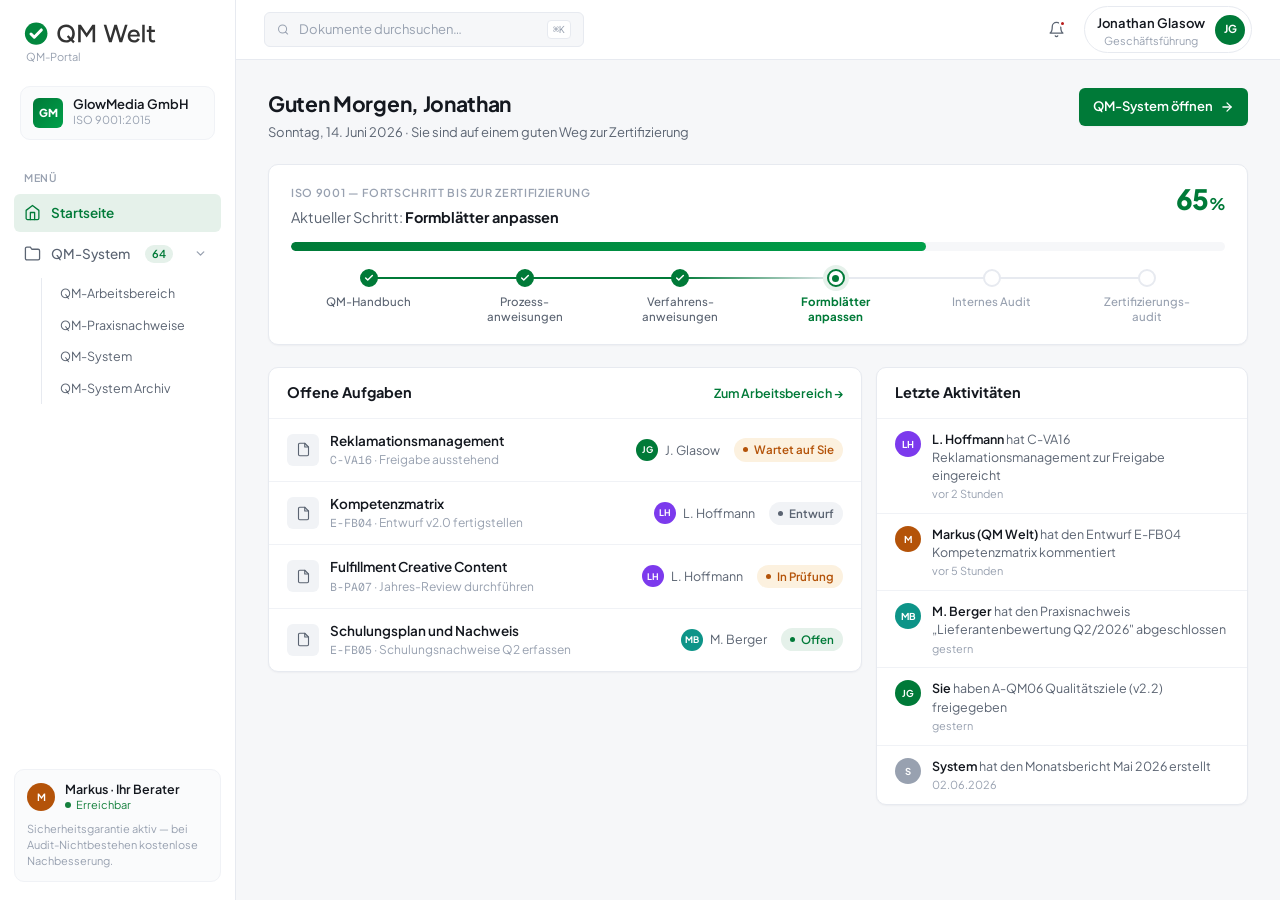
<file: index.html>
<!DOCTYPE html>
<html lang="de">
<head>
  <meta charset="UTF-8" />
  <meta name="viewport" content="width=device-width, initial-scale=1.0" />
  <title>Startseite — QM-Portal · GlowMedia GmbH</title>

  <link rel="preconnect" href="https://fonts.googleapis.com">
  <link rel="preconnect" href="https://fonts.gstatic.com" crossorigin>
  <link href="https://fonts.googleapis.com/css2?family=Plus+Jakarta+Sans:wght@400;500;600;700;800&family=Geist+Mono:wght@400;500&display=swap" rel="stylesheet">

  <link rel="stylesheet" href="styles.css" />
</head>
<body>

<div class="app">

  <!-- ════════ SIDEBAR ════════ -->
  <aside class="sidebar">
    <div class="brand">
      <img class="brand-logo" src="qm-welt-logo.svg" alt="QM Welt" />
      <span class="brand-sub">QM-Portal</span>
    </div>

    <div class="customer-block">
      <div class="customer-logo">GM</div>
      <div>
        <div class="customer-block-name">GlowMedia GmbH</div>
        <div class="customer-block-meta">ISO 9001:2015</div>
      </div>
    </div>

    <div class="nav-label">Menü</div>

    <a href="index.html" class="nav-item active">
      <svg viewBox="0 0 24 24" fill="none" stroke="currentColor" stroke-width="1.8" stroke-linecap="round" stroke-linejoin="round"><path d="m3 9 9-7 9 7v11a2 2 0 0 1-2 2H5a2 2 0 0 1-2-2z"/><polyline points="9 22 9 12 15 12 15 22"/></svg>
      Startseite
    </a>

    <div class="nav-group">
      <a href="qm-system.html" class="nav-item">
        <svg viewBox="0 0 24 24" fill="none" stroke="currentColor" stroke-width="1.8" stroke-linecap="round" stroke-linejoin="round"><path d="M22 19a2 2 0 0 1-2 2H4a2 2 0 0 1-2-2V5a2 2 0 0 1 2-2h5l2 3h9a2 2 0 0 1 2 2z"/></svg>
        QM-System
        <span class="nav-badge">64</span>
        <button class="nav-caret" id="nav-caret" aria-label="Untermenü ein-/ausklappen">
          <svg viewBox="0 0 24 24" fill="none" stroke="currentColor" stroke-width="2.4" stroke-linecap="round" stroke-linejoin="round"><polyline points="6 9 12 15 18 9"/></svg>
        </button>
      </a>

      <nav class="nav-sub" id="side-sub">
        <a href="qm-system.html#arbeitsbereich">QM-Arbeitsbereich</a>
        <a href="qm-system.html#praxisnachweise">QM-Praxisnachweise</a>
        <a href="qm-system.html#system">QM-System</a>
        <a href="qm-system.html#archiv">QM-System Archiv</a>
      </nav>
    </div>

    <div class="sidebar-bottom">
      <div class="sidebar-bottom-row">
        <div class="avatar" style="background:#B45309;">M</div>
        <div>
          <strong>Markus · Ihr Berater</strong>
          <span class="status-online">Erreichbar</span>
        </div>
      </div>
      <p>Sicherheitsgarantie aktiv — bei Audit-Nichtbestehen kostenlose Nachbesserung.</p>
    </div>
  </aside>

  <!-- ════════ TOPBAR ════════ -->
  <header class="topbar">
    <div class="topbar-search">
      <svg width="15" height="15" viewBox="0 0 24 24" fill="none" stroke="currentColor" stroke-width="2" stroke-linecap="round" stroke-linejoin="round"><circle cx="11" cy="11" r="8"/><line x1="21" y1="21" x2="16.65" y2="16.65"/></svg>
      <input type="text" placeholder="Dokumente durchsuchen…" />
      <kbd>⌘K</kbd>
    </div>
    <div class="topbar-spacer"></div>
    <div class="topbar-right">
      <button class="icon-btn" aria-label="Benachrichtigungen">
        <svg width="17" height="17" viewBox="0 0 24 24" fill="none" stroke="currentColor" stroke-width="1.8" stroke-linecap="round" stroke-linejoin="round"><path d="M6 8a6 6 0 0 1 12 0c0 7 3 9 3 9H3s3-2 3-9"/><path d="M10.3 21a1.94 1.94 0 0 0 3.4 0"/></svg>
        <span class="dot"></span>
      </button>
      <button class="user-chip">
        <div>
          <span class="user-chip-name">Jonathan Glasow</span>
          <span class="user-chip-role">Geschäftsführung</span>
        </div>
        <div class="avatar" style="background:#007A38;">JG</div>
      </button>
    </div>
  </header>

  <!-- ════════ MAIN ════════ -->
  <main class="main">

    <div class="page-head fade">
      <div>
        <h1>Guten Morgen, Jonathan</h1>
        <div class="sub">Sonntag, 14. Juni 2026 · Sie sind auf einem guten Weg zur Zertifizierung</div>
      </div>
      <a href="qm-system.html" class="btn btn-primary">
        QM-System öffnen
        <svg width="14" height="14" viewBox="0 0 24 24" fill="none" stroke="currentColor" stroke-width="2.2" stroke-linecap="round" stroke-linejoin="round"><line x1="5" y1="12" x2="19" y2="12"/><polyline points="12 5 19 12 12 19"/></svg>
      </a>
    </div>

    <!-- PROGRESS CARD -->
    <section class="progress-card fade d1">
      <div class="progress-card-head">
        <div>
          <div class="progress-eyebrow">ISO 9001 — Fortschritt bis zur Zertifizierung</div>
          <div class="progress-step">Aktueller Schritt: <strong>Formblätter anpassen</strong></div>
        </div>
        <div class="progress-pct"><span id="pct-num">0</span><small>%</small></div>
      </div>

      <div class="progress-track">
        <div class="progress-fill" id="progress-fill" data-target="68"></div>
      </div>

      <div class="stepper">
        <div class="step done">
          <span class="step-dot"><svg viewBox="0 0 24 24" fill="none" stroke="currentColor" stroke-width="3.5" stroke-linecap="round" stroke-linejoin="round"><polyline points="20 6 9 17 4 12"/></svg></span>
          <span class="step-label">QM-Handbuch</span>
        </div>
        <div class="step done">
          <span class="step-dot"><svg viewBox="0 0 24 24" fill="none" stroke="currentColor" stroke-width="3.5" stroke-linecap="round" stroke-linejoin="round"><polyline points="20 6 9 17 4 12"/></svg></span>
          <span class="step-label">Prozess­anweisungen</span>
        </div>
        <div class="step done">
          <span class="step-dot"><svg viewBox="0 0 24 24" fill="none" stroke="currentColor" stroke-width="3.5" stroke-linecap="round" stroke-linejoin="round"><polyline points="20 6 9 17 4 12"/></svg></span>
          <span class="step-label">Verfahrens­anweisungen</span>
        </div>
        <div class="step current">
          <span class="step-dot"></span>
          <span class="step-label">Formblätter anpassen</span>
        </div>
        <div class="step">
          <span class="step-dot"></span>
          <span class="step-label">Internes Audit</span>
        </div>
        <div class="step">
          <span class="step-dot"></span>
          <span class="step-label">Zertifizierungs­audit</span>
        </div>
      </div>
    </section>

    <!-- TWO COLUMNS: Aufgaben + Aktivitäten -->
    <section class="dash-cols">

      <div class="panel fade d2">
        <div class="panel-head">
          <h2>Offene Aufgaben</h2>
          <a href="qm-system.html#arbeitsbereich">Zum Arbeitsbereich →</a>
        </div>
        <div id="dash-tasks"><!-- JS --></div>
      </div>

      <div class="panel fade d3">
        <div class="panel-head">
          <h2>Letzte Aktivitäten</h2>
        </div>
        <div>
          <div class="feed-item">
            <div class="avatar" style="background:#7C3AED;">LH</div>
            <div class="feed-text">
              <strong>L. Hoffmann</strong> hat C-VA16 Reklamationsmanagement zur Freigabe eingereicht
              <span class="feed-time">vor 2 Stunden</span>
            </div>
          </div>
          <div class="feed-item">
            <div class="avatar" style="background:#B45309;">M</div>
            <div class="feed-text">
              <strong>Markus (QM Welt)</strong> hat den Entwurf E-FB04 Kompetenzmatrix kommentiert
              <span class="feed-time">vor 5 Stunden</span>
            </div>
          </div>
          <div class="feed-item">
            <div class="avatar" style="background:#0D9488;">MB</div>
            <div class="feed-text">
              <strong>M. Berger</strong> hat den Praxisnachweis „Lieferantenbewertung Q2/2026" abgeschlossen
              <span class="feed-time">gestern</span>
            </div>
          </div>
          <div class="feed-item">
            <div class="avatar" style="background:#007A38;">JG</div>
            <div class="feed-text">
              <strong>Sie</strong> haben A-QM06 Qualitätsziele (v2.2) freigegeben
              <span class="feed-time">gestern</span>
            </div>
          </div>
          <div class="feed-item">
            <div class="avatar" style="background:#98A1B0;">S</div>
            <div class="feed-text">
              <strong>System</strong> hat den Monatsbericht Mai 2026 erstellt
              <span class="feed-time">02.06.2026</span>
            </div>
          </div>
        </div>
      </div>

    </section>

  </main>
</div>

<script src="data.js"></script>
<script src="app.js"></script>
</body>
</html>
</file>
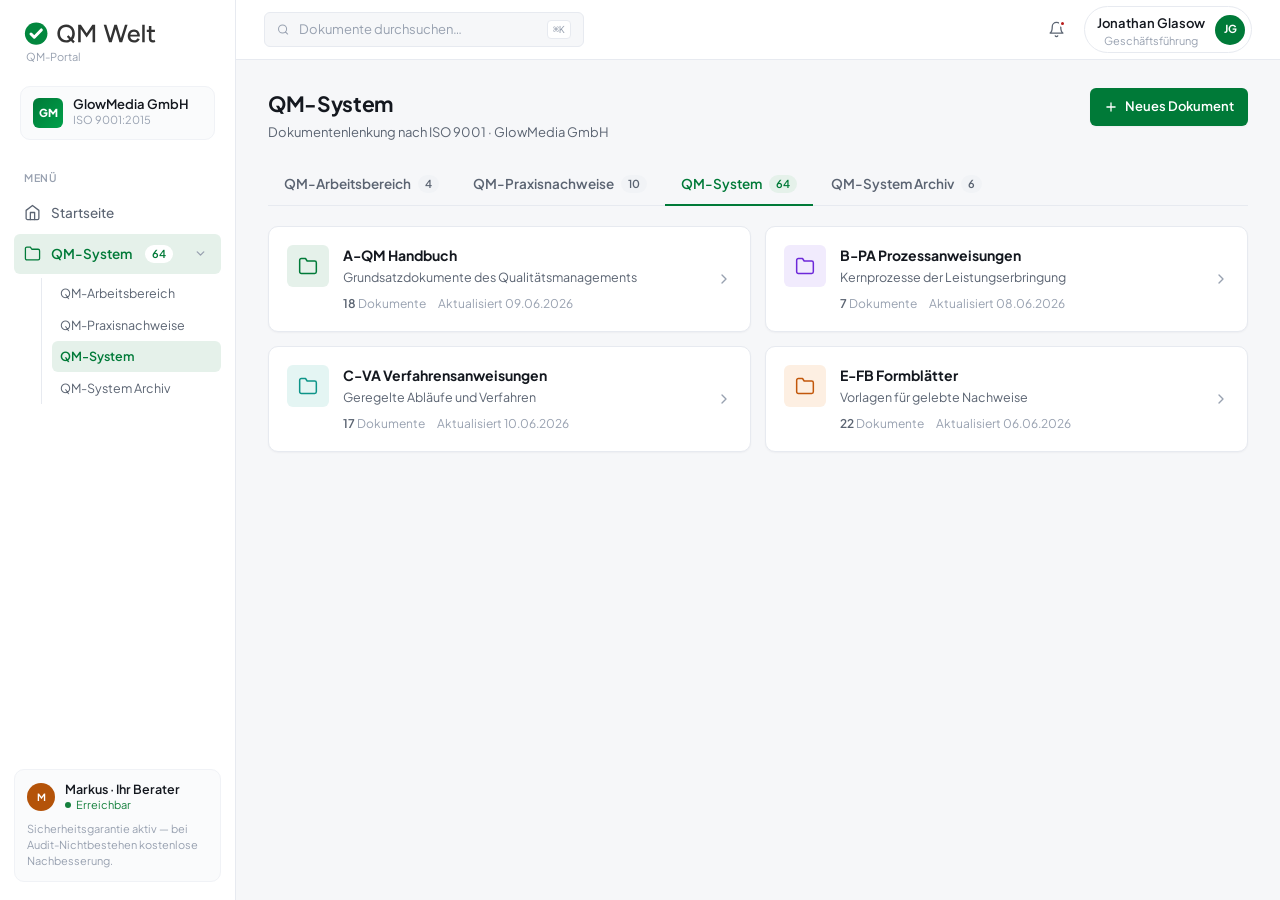
<file: qm-system.html>
<!DOCTYPE html>
<html lang="de">
<head>
  <meta charset="UTF-8" />
  <meta name="viewport" content="width=device-width, initial-scale=1.0" />
  <title>QM-System — QM-Portal · GlowMedia GmbH</title>

  <link rel="preconnect" href="https://fonts.googleapis.com">
  <link rel="preconnect" href="https://fonts.gstatic.com" crossorigin>
  <link href="https://fonts.googleapis.com/css2?family=Plus+Jakarta+Sans:wght@400;500;600;700;800&family=Geist+Mono:wght@400;500&display=swap" rel="stylesheet">

  <link rel="stylesheet" href="styles.css" />
</head>
<body>

<div class="app">

  <!-- ════════ SIDEBAR ════════ -->
  <aside class="sidebar">
    <div class="brand">
      <img class="brand-logo" src="qm-welt-logo.svg" alt="QM Welt" />
      <span class="brand-sub">QM-Portal</span>
    </div>

    <div class="customer-block">
      <div class="customer-logo">GM</div>
      <div>
        <div class="customer-block-name">GlowMedia GmbH</div>
        <div class="customer-block-meta">ISO 9001:2015</div>
      </div>
    </div>

    <div class="nav-label">Menü</div>

    <a href="index.html" class="nav-item">
      <svg viewBox="0 0 24 24" fill="none" stroke="currentColor" stroke-width="1.8" stroke-linecap="round" stroke-linejoin="round"><path d="m3 9 9-7 9 7v11a2 2 0 0 1-2 2H5a2 2 0 0 1-2-2z"/><polyline points="9 22 9 12 15 12 15 22"/></svg>
      Startseite
    </a>

    <div class="nav-group">
      <a href="qm-system.html" class="nav-item active">
        <svg viewBox="0 0 24 24" fill="none" stroke="currentColor" stroke-width="1.8" stroke-linecap="round" stroke-linejoin="round"><path d="M22 19a2 2 0 0 1-2 2H4a2 2 0 0 1-2-2V5a2 2 0 0 1 2-2h5l2 3h9a2 2 0 0 1 2 2z"/></svg>
        QM-System
        <span class="nav-badge">64</span>
        <button class="nav-caret" id="nav-caret" aria-label="Untermenü ein-/ausklappen">
          <svg viewBox="0 0 24 24" fill="none" stroke="currentColor" stroke-width="2.4" stroke-linecap="round" stroke-linejoin="round"><polyline points="6 9 12 15 18 9"/></svg>
        </button>
      </a>

      <nav class="nav-sub" id="side-sub">
        <a href="#arbeitsbereich" data-view="arbeitsbereich">QM-Arbeitsbereich</a>
        <a href="#praxisnachweise" data-view="praxisnachweise">QM-Praxisnachweise</a>
        <a href="#system" data-view="system">QM-System</a>
        <a href="#archiv" data-view="archiv">QM-System Archiv</a>
      </nav>
    </div>

    <div class="sidebar-bottom">
      <div class="sidebar-bottom-row">
        <div class="avatar" style="background:#B45309;">M</div>
        <div>
          <strong>Markus · Ihr Berater</strong>
          <span class="status-online">Erreichbar</span>
        </div>
      </div>
      <p>Sicherheitsgarantie aktiv — bei Audit-Nichtbestehen kostenlose Nachbesserung.</p>
    </div>
  </aside>

  <!-- ════════ TOPBAR ════════ -->
  <header class="topbar">
    <div class="topbar-search">
      <svg width="15" height="15" viewBox="0 0 24 24" fill="none" stroke="currentColor" stroke-width="2" stroke-linecap="round" stroke-linejoin="round"><circle cx="11" cy="11" r="8"/><line x1="21" y1="21" x2="16.65" y2="16.65"/></svg>
      <input type="text" placeholder="Dokumente durchsuchen…" />
      <kbd>⌘K</kbd>
    </div>
    <div class="topbar-spacer"></div>
    <div class="topbar-right">
      <button class="icon-btn" aria-label="Benachrichtigungen">
        <svg width="17" height="17" viewBox="0 0 24 24" fill="none" stroke="currentColor" stroke-width="1.8" stroke-linecap="round" stroke-linejoin="round"><path d="M6 8a6 6 0 0 1 12 0c0 7 3 9 3 9H3s3-2 3-9"/><path d="M10.3 21a1.94 1.94 0 0 0 3.4 0"/></svg>
        <span class="dot"></span>
      </button>
      <button class="user-chip">
        <div>
          <span class="user-chip-name">Jonathan Glasow</span>
          <span class="user-chip-role">Geschäftsführung</span>
        </div>
        <div class="avatar" style="background:#007A38;">JG</div>
      </button>
    </div>
  </header>

  <!-- ════════ MAIN ════════ -->
  <main class="main">

    <div class="page-head fade">
      <div>
        <h1>QM-System</h1>
        <div class="sub">Dokumentenlenkung nach ISO 9001 · GlowMedia GmbH</div>
      </div>
      <button class="btn btn-primary">
        <svg width="14" height="14" viewBox="0 0 24 24" fill="none" stroke="currentColor" stroke-width="2.2" stroke-linecap="round" stroke-linejoin="round"><line x1="12" y1="5" x2="12" y2="19"/><line x1="5" y1="12" x2="19" y2="12"/></svg>
        Neues Dokument
      </button>
    </div>

    <!-- TABS -->
    <nav class="tabs fade d1" id="tabs">
      <button class="tab" data-view="arbeitsbereich">QM-Arbeitsbereich <span class="count" id="count-ab"></span></button>
      <button class="tab" data-view="praxisnachweise">QM-Praxisnachweise <span class="count" id="count-pn"></span></button>
      <button class="tab" data-view="system">QM-System <span class="count" id="count-sys"></span></button>
      <button class="tab" data-view="archiv">QM-System Archiv <span class="count" id="count-ar"></span></button>
    </nav>

    <!-- VIEW CONTAINER (JS-rendered) -->
    <div id="view"></div>

  </main>
</div>

<script src="data.js"></script>
<script src="app.js"></script>
</body>
</html>
</file>
<file: styles.css>
/* ============================================
   QM WELT QM-PORTAL — STYLES
   Clean business SaaS · light · table-focused
   ============================================ */

:root {
  /* Surfaces */
  --bg: #F6F7F9;
  --surface: #FFFFFF;
  --surface-2: #FAFBFC;

  /* Brand */
  --primary: #007A38;
  --primary-hover: #00612D;
  --primary-soft: #E5F1EA;
  --primary-border: #A8D4BD;

  /* Text */
  --text: #14181F;
  --text-soft: #5B6472;
  --text-faint: #98A1B0;

  /* Lines */
  --border: #E7EAF0;
  --border-soft: #F0F2F6;

  /* Status */
  --green: #15803D;       --green-bg: #E7F6ED;
  --amber: #B45309;       --amber-bg: #FCF1DF;
  --gray-s: #5B6472;      --gray-bg: #F1F3F6;
  --red: #B91C1C;         --red-bg: #FBE9E9;
  --violet: #6D28D9;      --violet-bg: #F1EBFD;
  --teal: #0D9488;        --teal-bg: #E4F5F3;
  --orange: #C2570B;      --orange-bg: #FDEFE2;

  /* Radii & shadow */
  --r-sm: 6px;
  --r: 10px;
  --r-lg: 14px;
  --shadow-xs: 0 1px 2px rgba(16, 24, 40, 0.04);
  --shadow: 0 1px 3px rgba(16, 24, 40, 0.06), 0 1px 2px rgba(16, 24, 40, 0.04);
  --shadow-lg: 0 6px 16px rgba(16, 24, 40, 0.08);

  /* Type */
  --font: 'Plus Jakarta Sans', -apple-system, BlinkMacSystemFont, 'Segoe UI', sans-serif;
  --mono: 'Geist Mono', 'SF Mono', Menlo, monospace;
}

/* ── Reset ───────────────────────────────── */
*, *::before, *::after { box-sizing: border-box; margin: 0; padding: 0; }
html { -webkit-text-size-adjust: 100%; }
body {
  font-family: var(--font);
  font-size: 14px;
  line-height: 1.5;
  color: var(--text);
  background: var(--bg);
  -webkit-font-smoothing: antialiased;
  min-height: 100vh;
}
a { color: inherit; text-decoration: none; }
button { font: inherit; cursor: pointer; border: none; background: none; color: inherit; }
ul, ol { list-style: none; }
input, select { font: inherit; }

/* ============================================
   APP SHELL
   ============================================ */
.app {
  display: grid;
  grid-template-columns: 236px 1fr;
  grid-template-rows: 60px 1fr;
  grid-template-areas: "sidebar topbar" "sidebar main";
  min-height: 100vh;
}

/* ── Topbar ──────────────────────────────── */
.topbar {
  grid-area: topbar;
  background: var(--surface);
  border-bottom: 1px solid var(--border);
  display: flex;
  align-items: center;
  gap: 16px;
  padding: 0 28px;
  position: sticky;
  top: 0;
  z-index: 40;
}

.topbar-search {
  display: flex;
  align-items: center;
  gap: 10px;
  background: var(--bg);
  border: 1px solid var(--border);
  border-radius: var(--r-sm);
  padding: 7px 12px;
  width: 320px;
  color: var(--text-faint);
  transition: border-color 0.15s ease, box-shadow 0.15s ease;
}
.topbar-search:focus-within {
  border-color: var(--primary);
  box-shadow: 0 0 0 3px var(--primary-soft);
}
.topbar-search input {
  border: none;
  background: none;
  outline: none;
  width: 100%;
  font-size: 13px;
  color: var(--text);
}
.topbar-search input::placeholder { color: var(--text-faint); }
.topbar-search kbd {
  font-family: var(--mono);
  font-size: 10px;
  color: var(--text-faint);
  background: var(--surface);
  border: 1px solid var(--border);
  border-radius: 4px;
  padding: 1px 5px;
  white-space: nowrap;
}

.topbar-spacer { flex: 1; }

.topbar-right {
  display: flex;
  align-items: center;
  gap: 10px;
}

.icon-btn {
  width: 36px; height: 36px;
  display: grid; place-items: center;
  border-radius: var(--r-sm);
  color: var(--text-soft);
  position: relative;
  transition: background 0.15s ease;
}
.icon-btn:hover { background: var(--bg); }
.icon-btn .dot {
  position: absolute; top: 8px; right: 8px;
  width: 7px; height: 7px;
  background: var(--red);
  border: 2px solid var(--surface);
  border-radius: 50%;
}

.user-chip {
  display: flex;
  align-items: center;
  gap: 10px;
  padding: 5px 6px 5px 12px;
  border: 1px solid var(--border);
  border-radius: 999px;
  transition: border-color 0.15s ease;
}
.user-chip:hover { border-color: #D5DAE3; }
.user-chip-name { font-size: 13px; font-weight: 600; }
.user-chip-role { font-size: 11px; color: var(--text-faint); display: block; line-height: 1.2; }

.avatar {
  width: 30px; height: 30px;
  border-radius: 50%;
  display: grid; place-items: center;
  font-size: 11px;
  font-weight: 700;
  color: #fff;
  flex-shrink: 0;
}

/* ── Sidebar ─────────────────────────────── */
.sidebar {
  grid-area: sidebar;
  background: var(--surface);
  border-right: 1px solid var(--border);
  display: flex;
  flex-direction: column;
  padding: 18px 14px;
  gap: 2px;
}

.brand {
  display: flex;
  flex-direction: column;
  align-items: flex-start;
  gap: 4px;
  padding: 4px 10px 18px;
}
.brand-logo {
  width: 132px;
  max-width: 100%;
  height: auto;
  display: block;
}
.brand-sub {
  font-size: 11px;
  color: var(--text-faint);
  padding-left: 2px;
}

.customer-block {
  margin: 0 6px 16px;
  padding: 10px 12px;
  background: var(--surface-2);
  border: 1px solid var(--border-soft);
  border-radius: var(--r);
  display: flex;
  align-items: center;
  gap: 10px;
}
.customer-logo {
  width: 30px; height: 30px;
  border-radius: var(--r-sm);
  background: linear-gradient(135deg, #007A38, #00A04A);
  color: #fff;
  display: grid; place-items: center;
  font-size: 11px;
  font-weight: 800;
}
.customer-block-name { font-size: 13px; font-weight: 600; line-height: 1.2; }
.customer-block-meta { font-size: 11px; color: var(--text-faint); }

.nav-label {
  font-size: 10.5px;
  font-weight: 600;
  text-transform: uppercase;
  letter-spacing: 0.07em;
  color: var(--text-faint);
  padding: 12px 10px 6px;
}

.nav-item {
  display: flex;
  align-items: center;
  gap: 10px;
  padding: 9px 10px;
  border-radius: var(--r-sm);
  font-size: 13.5px;
  font-weight: 500;
  color: var(--text-soft);
  transition: all 0.12s ease;
}
.nav-item:hover { background: var(--bg); color: var(--text); }
.nav-item.active {
  background: var(--primary-soft);
  color: var(--primary);
  font-weight: 600;
}
.nav-item svg { width: 17px; height: 17px; flex-shrink: 0; }
.nav-badge {
  margin-left: auto;
  font-size: 11px;
  font-weight: 600;
  background: var(--primary-soft);
  color: var(--primary);
  border-radius: 999px;
  padding: 1px 7px;
}
.nav-item.active .nav-badge { background: #fff; }

/* Collapsible nav group (QM-System + Untermenü) */
.nav-group { display: flex; flex-direction: column; }
.nav-caret {
  width: 22px; height: 22px;
  display: grid; place-items: center;
  border-radius: 5px;
  color: var(--text-faint);
  margin-left: 6px;
  flex-shrink: 0;
  transition: transform 0.2s ease, background 0.12s ease, color 0.12s ease;
}
.nav-caret:hover { background: rgba(20,24,31,0.06); color: var(--text-soft); }
.nav-caret svg { width: 13px; height: 13px; }
.nav-caret.collapsed { transform: rotate(-90deg); }

/* Sub-nav (Reiter als Sidebar-Unterpunkte sichtbar) */
.nav-sub {
  margin-left: 27px;
  border-left: 1px solid var(--border);
  padding-left: 10px;
  display: flex;
  flex-direction: column;
  gap: 1px;
  margin: 4px 0 4px 27px;
  overflow: hidden;
  max-height: 220px;
  opacity: 1;
  transition: max-height 0.24s ease, opacity 0.18s ease, margin 0.24s ease;
}
.nav-sub.collapsed {
  max-height: 0;
  opacity: 0;
  margin-top: 0;
  margin-bottom: 0;
  pointer-events: none;
}
.nav-sub a {
  font-size: 12.5px;
  color: var(--text-soft);
  padding: 6px 8px;
  border-radius: var(--r-sm);
  transition: all 0.12s ease;
}
.nav-sub a:hover { background: var(--bg); color: var(--text); }
.nav-sub a.active { color: var(--primary); font-weight: 600; background: var(--primary-soft); }

.sidebar-bottom {
  margin-top: auto;
  padding: 12px;
  background: var(--surface-2);
  border: 1px solid var(--border-soft);
  border-radius: var(--r);
}
.sidebar-bottom-row {
  display: flex;
  align-items: center;
  gap: 10px;
  margin-bottom: 8px;
}
.sidebar-bottom-row .avatar { width: 28px; height: 28px; font-size: 10px; }
.sidebar-bottom strong { font-size: 12.5px; font-weight: 600; display: block; line-height: 1.2; }
.sidebar-bottom .status-online {
  font-size: 11px;
  color: var(--green);
  display: flex; align-items: center; gap: 5px;
}
.sidebar-bottom .status-online::before {
  content: ''; width: 6px; height: 6px; border-radius: 50%; background: var(--green);
}
.sidebar-bottom p {
  font-size: 11px;
  color: var(--text-faint);
  line-height: 1.45;
}

/* ── Main ────────────────────────────────── */
.main {
  grid-area: main;
  padding: 28px 32px 64px;
  max-width: 1280px;
  width: 100%;
}

/* ============================================
   PAGE HEADER
   ============================================ */
.page-head {
  display: flex;
  align-items: flex-start;
  justify-content: space-between;
  gap: 20px;
  margin-bottom: 22px;
}
.page-head h1 {
  font-size: 21px;
  font-weight: 700;
  letter-spacing: -0.015em;
  margin-bottom: 3px;
}
.page-head .sub {
  font-size: 13px;
  color: var(--text-soft);
}

/* ============================================
   BUTTONS
   ============================================ */
.btn {
  display: inline-flex;
  align-items: center;
  gap: 7px;
  padding: 9px 14px;
  border-radius: var(--r-sm);
  font-size: 13px;
  font-weight: 600;
  white-space: nowrap;
  transition: all 0.13s ease;
}
.btn-primary { background: var(--primary); color: #fff; box-shadow: var(--shadow-xs); }
.btn-primary:hover { background: var(--primary-hover); }
.btn-ghost {
  background: var(--surface);
  border: 1px solid var(--border);
  color: var(--text-soft);
}
.btn-ghost:hover { border-color: #D5DAE3; color: var(--text); }
.btn-sm { padding: 6px 11px; font-size: 12.5px; }

/* ============================================
   KPI CARDS
   ============================================ */
.kpi-grid {
  display: grid;
  grid-template-columns: repeat(4, 1fr);
  gap: 14px;
  margin-bottom: 22px;
}
.kpi {
  background: var(--surface);
  border: 1px solid var(--border);
  border-radius: var(--r);
  padding: 16px 18px;
  display: flex;
  gap: 14px;
  align-items: flex-start;
  box-shadow: var(--shadow-xs);
}
.kpi-tile {
  width: 40px; height: 40px;
  border-radius: var(--r-sm);
  display: grid; place-items: center;
  flex-shrink: 0;
}
.kpi-tile svg { width: 19px; height: 19px; }
.kpi-tile.blue   { background: var(--primary-soft); color: var(--primary); }
.kpi-tile.green  { background: var(--green-bg); color: var(--green); }
.kpi-tile.amber  { background: var(--amber-bg); color: var(--amber); }
.kpi-tile.violet { background: var(--violet-bg); color: var(--violet); }
.kpi-tile.teal   { background: var(--teal-bg); color: var(--teal); }
.kpi-tile.orange { background: var(--orange-bg); color: var(--orange); }

.kpi-label {
  font-size: 12px;
  font-weight: 500;
  color: var(--text-soft);
  margin-bottom: 2px;
}
.kpi-value {
  font-size: 22px;
  font-weight: 700;
  letter-spacing: -0.02em;
  line-height: 1.15;
  font-variant-numeric: tabular-nums;
}
.kpi-value small { font-size: 13px; font-weight: 600; color: var(--text-faint); margin-left: 2px; }
.kpi-meta {
  font-size: 11.5px;
  color: var(--text-faint);
  margin-top: 2px;
  display: flex; align-items: center; gap: 5px;
}
.kpi-meta.good { color: var(--green); }
.kpi-meta.warn { color: var(--amber); }

/* ============================================
   CARDS / PANELS
   ============================================ */
.panel {
  background: var(--surface);
  border: 1px solid var(--border);
  border-radius: var(--r);
  box-shadow: var(--shadow-xs);
  overflow: hidden;
}
.panel-head {
  display: flex;
  align-items: center;
  justify-content: space-between;
  padding: 14px 18px;
  border-bottom: 1px solid var(--border-soft);
}
.panel-head h2 { font-size: 14.5px; font-weight: 700; }
.panel-head a { font-size: 12.5px; font-weight: 600; color: var(--primary); }
.panel-head a:hover { text-decoration: underline; }

.dash-cols {
  display: grid;
  grid-template-columns: 1.6fr 1fr;
  gap: 14px;
  margin-bottom: 22px;
  align-items: start;
}

/* Task rows (dashboard) */
.task-row {
  display: grid;
  grid-template-columns: 1fr auto auto;
  gap: 14px;
  align-items: center;
  padding: 12px 18px;
  border-bottom: 1px solid var(--border-soft);
  transition: background 0.12s ease;
}
.task-row:last-child { border-bottom: none; }
.task-row:hover { background: var(--surface-2); }
.task-doc {
  display: flex;
  align-items: center;
  gap: 11px;
  min-width: 0;
}
.task-doc-text { min-width: 0; }
.task-doc-title {
  font-size: 13.5px;
  font-weight: 600;
  white-space: nowrap; overflow: hidden; text-overflow: ellipsis;
}
.task-doc-sub { font-size: 12px; color: var(--text-faint); }
.task-due {
  font-family: var(--mono);
  font-size: 11.5px;
  color: var(--text-soft);
  white-space: nowrap;
}

.doc-ico {
  width: 32px; height: 32px;
  border-radius: var(--r-sm);
  display: grid; place-items: center;
  flex-shrink: 0;
  background: var(--gray-bg);
  color: var(--text-soft);
}
.doc-ico svg { width: 15px; height: 15px; }

/* Mini avatar with name */
.owner {
  display: inline-flex;
  align-items: center;
  gap: 7px;
  font-size: 12.5px;
  color: var(--text-soft);
  white-space: nowrap;
}
.owner .avatar { width: 22px; height: 22px; font-size: 9px; }

/* Activity feed */
.feed-item {
  display: flex;
  gap: 11px;
  padding: 11px 18px;
  border-bottom: 1px solid var(--border-soft);
  align-items: flex-start;
}
.feed-item:last-child { border-bottom: none; }
.feed-item .avatar { width: 26px; height: 26px; font-size: 9.5px; margin-top: 1px; }
.feed-text { font-size: 12.5px; color: var(--text-soft); line-height: 1.45; }
.feed-text strong { color: var(--text); font-weight: 600; }
.feed-time {
  font-size: 11px;
  color: var(--text-faint);
  margin-top: 2px;
  display: block;
}

/* ============================================
   STATUS PILLS
   ============================================ */
.pill {
  display: inline-flex;
  align-items: center;
  gap: 6px;
  padding: 3px 9px;
  border-radius: 999px;
  font-size: 11.5px;
  font-weight: 600;
  white-space: nowrap;
}
.pill::before { content: ''; width: 5px; height: 5px; border-radius: 50%; background: currentColor; }
.pill.ok     { background: var(--green-bg); color: var(--green); }
.pill.review { background: var(--amber-bg); color: var(--amber); }
.pill.draft  { background: var(--gray-bg);  color: var(--gray-s); }
.pill.wait   { background: var(--amber-bg); color: var(--amber); }
.pill.open   { background: var(--primary-soft); color: var(--primary); }
.pill.done   { background: var(--green-bg); color: var(--green); }
.pill.arch   { background: var(--gray-bg);  color: var(--text-faint); }

/* ============================================
   TABS
   ============================================ */
.tabs {
  display: flex;
  gap: 2px;
  border-bottom: 1px solid var(--border);
  margin-bottom: 20px;
}
.tab {
  padding: 10px 16px;
  font-size: 13.5px;
  font-weight: 600;
  color: var(--text-soft);
  border-bottom: 2px solid transparent;
  margin-bottom: -1px;
  display: flex;
  align-items: center;
  gap: 7px;
  transition: color 0.13s ease;
}
.tab:hover { color: var(--text); }
.tab.active { color: var(--primary); border-bottom-color: var(--primary); }
.tab .count {
  font-size: 11px;
  font-weight: 600;
  background: var(--gray-bg);
  color: var(--text-soft);
  border-radius: 999px;
  padding: 1px 7px;
}
.tab.active .count { background: var(--primary-soft); color: var(--primary); }

/* ============================================
   FOLDER CARDS
   ============================================ */
.folder-grid {
  display: grid;
  grid-template-columns: repeat(2, 1fr);
  gap: 14px;
}
.folder-card {
  background: var(--surface);
  border: 1px solid var(--border);
  border-radius: var(--r);
  padding: 18px;
  display: flex;
  gap: 14px;
  align-items: flex-start;
  cursor: pointer;
  transition: all 0.15s ease;
  box-shadow: var(--shadow-xs);
}
.folder-card:hover {
  border-color: var(--primary-border);
  box-shadow: var(--shadow);
  transform: translateY(-1px);
}
.folder-tile {
  width: 42px; height: 42px;
  border-radius: var(--r-sm);
  display: grid; place-items: center;
  flex-shrink: 0;
}
.folder-tile svg { width: 20px; height: 20px; }
.folder-tile.blue   { background: var(--primary-soft); color: var(--primary); }
.folder-tile.violet { background: var(--violet-bg); color: var(--violet); }
.folder-tile.teal   { background: var(--teal-bg); color: var(--teal); }
.folder-tile.orange { background: var(--orange-bg); color: var(--orange); }

.folder-info { flex: 1; min-width: 0; }
.folder-name { font-size: 14px; font-weight: 700; margin-bottom: 2px; }
.folder-desc { font-size: 12.5px; color: var(--text-soft); margin-bottom: 8px; }
.folder-meta {
  display: flex;
  align-items: center;
  gap: 12px;
  font-size: 12px;
  color: var(--text-faint);
}
.folder-meta strong { color: var(--text-soft); font-weight: 600; }
.folder-arrow { color: var(--text-faint); align-self: center; transition: transform 0.15s ease, color 0.15s ease; }
.folder-card:hover .folder-arrow { transform: translateX(2px); color: var(--primary); }

/* Mini folder cards (dashboard quick access) */
.folder-grid.mini { grid-template-columns: repeat(4, 1fr); }
.folder-grid.mini .folder-card { padding: 14px; flex-direction: column; gap: 10px; }
.folder-grid.mini .folder-desc { display: none; }
.folder-grid.mini .folder-arrow { display: none; }
.folder-grid.mini .folder-name { font-size: 13px; }

/* ============================================
   TOOLBAR (search + filter above tables)
   ============================================ */
.toolbar {
  display: flex;
  align-items: center;
  gap: 10px;
  padding: 14px 18px;
  border-bottom: 1px solid var(--border-soft);
}
.toolbar .spacer { flex: 1; }

.search-field {
  display: flex;
  align-items: center;
  gap: 8px;
  background: var(--bg);
  border: 1px solid var(--border);
  border-radius: var(--r-sm);
  padding: 7px 11px;
  width: 260px;
  color: var(--text-faint);
  transition: border-color 0.15s ease, box-shadow 0.15s ease;
}
.search-field:focus-within {
  border-color: var(--primary);
  box-shadow: 0 0 0 3px var(--primary-soft);
}
.search-field input {
  border: none; background: none; outline: none;
  width: 100%;
  font-size: 13px;
  color: var(--text);
}
.search-field input::placeholder { color: var(--text-faint); }

.select-field {
  position: relative;
}
.select-field select {
  appearance: none;
  background: var(--surface);
  border: 1px solid var(--border);
  border-radius: var(--r-sm);
  padding: 7px 30px 7px 11px;
  font-size: 13px;
  font-weight: 500;
  color: var(--text-soft);
  cursor: pointer;
  outline: none;
}
.select-field select:focus { border-color: var(--primary); }
.select-field::after {
  content: '';
  position: absolute;
  right: 11px; top: 50%;
  transform: translateY(-65%) rotate(45deg);
  width: 6px; height: 6px;
  border-right: 1.5px solid var(--text-faint);
  border-bottom: 1.5px solid var(--text-faint);
  pointer-events: none;
}

/* ============================================
   BREADCRUMB
   ============================================ */
.crumbs {
  display: flex;
  align-items: center;
  gap: 8px;
  font-size: 13px;
  color: var(--text-faint);
  margin-bottom: 14px;
}
.crumbs a { color: var(--text-soft); font-weight: 500; }
.crumbs a:hover { color: var(--primary); }
.crumbs .sep { color: var(--text-faint); }
.crumbs strong { color: var(--text); font-weight: 600; }

/* ============================================
   TABLE
   ============================================ */
.table-wrap { overflow-x: auto; }
table {
  width: 100%;
  border-collapse: collapse;
  font-size: 13.5px;
}
thead th {
  text-align: left;
  font-size: 11px;
  font-weight: 600;
  text-transform: uppercase;
  letter-spacing: 0.05em;
  color: var(--text-faint);
  padding: 10px 18px;
  border-bottom: 1px solid var(--border-soft);
  background: var(--surface-2);
  white-space: nowrap;
}
tbody td {
  padding: 11px 18px;
  border-bottom: 1px solid var(--border-soft);
  vertical-align: middle;
}
tbody tr { transition: background 0.1s ease; }
tbody tr:hover { background: var(--surface-2); }
tbody tr:last-child td { border-bottom: none; }

.cell-doc {
  display: flex;
  align-items: center;
  gap: 11px;
  min-width: 0;
}
.cell-doc-title { font-weight: 600; white-space: nowrap; overflow: hidden; text-overflow: ellipsis; max-width: 380px; }
.doc-id {
  font-family: var(--mono);
  font-size: 11.5px;
  color: var(--text-faint);
  display: block;
}
td .mono { font-family: var(--mono); font-size: 12px; color: var(--text-soft); }
.cell-actions { text-align: right; }
.cell-actions button {
  width: 28px; height: 28px;
  border-radius: var(--r-sm);
  display: inline-grid; place-items: center;
  color: var(--text-faint);
}
.cell-actions button:hover { background: var(--gray-bg); color: var(--text); }

.table-footer {
  display: flex;
  align-items: center;
  justify-content: space-between;
  padding: 12px 18px;
  font-size: 12.5px;
  color: var(--text-faint);
}

.empty-state {
  padding: 48px 20px;
  text-align: center;
  color: var(--text-faint);
  font-size: 13.5px;
}
.empty-state svg { width: 28px; height: 28px; margin-bottom: 8px; opacity: 0.5; }

/* ============================================
   ANIMATIONS — restrained
   ============================================ */
@keyframes fadeUp {
  from { opacity: 0; transform: translateY(6px); }
  to { opacity: 1; transform: none; }
}
.fade { animation: fadeUp 0.4s cubic-bezier(.2,.7,.3,1) both; }
.d1 { animation-delay: 0.04s; }
.d2 { animation-delay: 0.09s; }
.d3 { animation-delay: 0.14s; }
.d4 { animation-delay: 0.19s; }

/* ============================================
   PROGRESS CARD (Startseite)
   ============================================ */
.progress-card {
  background: var(--surface);
  border: 1px solid var(--border);
  border-radius: var(--r);
  box-shadow: var(--shadow-xs);
  padding: 20px 22px;
  margin-bottom: 22px;
}
.progress-card-head {
  display: flex;
  align-items: flex-start;
  justify-content: space-between;
  gap: 16px;
  margin-bottom: 14px;
}
.progress-eyebrow {
  font-size: 11px;
  font-weight: 600;
  text-transform: uppercase;
  letter-spacing: 0.06em;
  color: var(--text-faint);
  margin-bottom: 5px;
}
.progress-step { font-size: 14.5px; color: var(--text-soft); }
.progress-step strong { color: var(--text); font-weight: 700; }
.progress-pct {
  font-size: 28px;
  font-weight: 800;
  letter-spacing: -0.02em;
  color: var(--primary);
  line-height: 1;
  font-variant-numeric: tabular-nums;
}
.progress-pct small { font-size: 16px; font-weight: 700; }

.progress-track {
  height: 9px;
  background: var(--bg);
  border-radius: 999px;
  overflow: hidden;
  margin-bottom: 18px;
}
.progress-fill {
  height: 100%;
  width: 0;
  border-radius: 999px;
  background: linear-gradient(90deg, var(--primary), #00A04A);
  transition: width 1.1s cubic-bezier(.3,.7,.3,1);
}

/* Stepper */
.stepper {
  display: flex;
  gap: 0;
}
.step {
  flex: 1;
  display: flex;
  flex-direction: column;
  align-items: center;
  gap: 8px;
  position: relative;
  text-align: center;
}
.step::before {
  content: '';
  position: absolute;
  top: 8px;
  left: -50%;
  width: 100%;
  height: 2px;
  background: var(--border);
}
.step:first-child::before { display: none; }
.step.done::before { background: var(--primary); }
.step.current::before { background: linear-gradient(90deg, var(--primary), var(--border)); }
.step-dot {
  width: 18px; height: 18px;
  border-radius: 50%;
  background: var(--surface);
  border: 2px solid var(--border);
  display: grid; place-items: center;
  position: relative;
  z-index: 1;
  flex-shrink: 0;
}
.step-dot svg { width: 10px; height: 10px; color: #fff; }
.step.done .step-dot { background: var(--primary); border-color: var(--primary); }
.step.current .step-dot {
  border-color: var(--primary);
  box-shadow: 0 0 0 4px var(--primary-soft);
}
.step.current .step-dot::after {
  content: '';
  width: 7px; height: 7px;
  border-radius: 50%;
  background: var(--primary);
}
.step-label {
  font-size: 11.5px;
  font-weight: 500;
  color: var(--text-faint);
  line-height: 1.25;
  max-width: 96px;
}
.step.done .step-label { color: var(--text-soft); }
.step.current .step-label { color: var(--primary); font-weight: 700; }

/* ============================================
   RESPONSIVE
   ============================================ */
@media (max-width: 1080px) {
  .kpi-grid { grid-template-columns: repeat(2, 1fr); }
  .dash-cols { grid-template-columns: 1fr; }
  .folder-grid.mini { grid-template-columns: repeat(2, 1fr); }
}
@media (max-width: 860px) {
  .app { grid-template-columns: 1fr; grid-template-areas: "topbar" "main"; }
  .sidebar { display: none; }
  .folder-grid { grid-template-columns: 1fr; }
  .main { padding: 20px 16px 48px; }
  .topbar-search { display: none; }
  .stepper { overflow-x: auto; }
  .step { min-width: 92px; }
}
</file>
